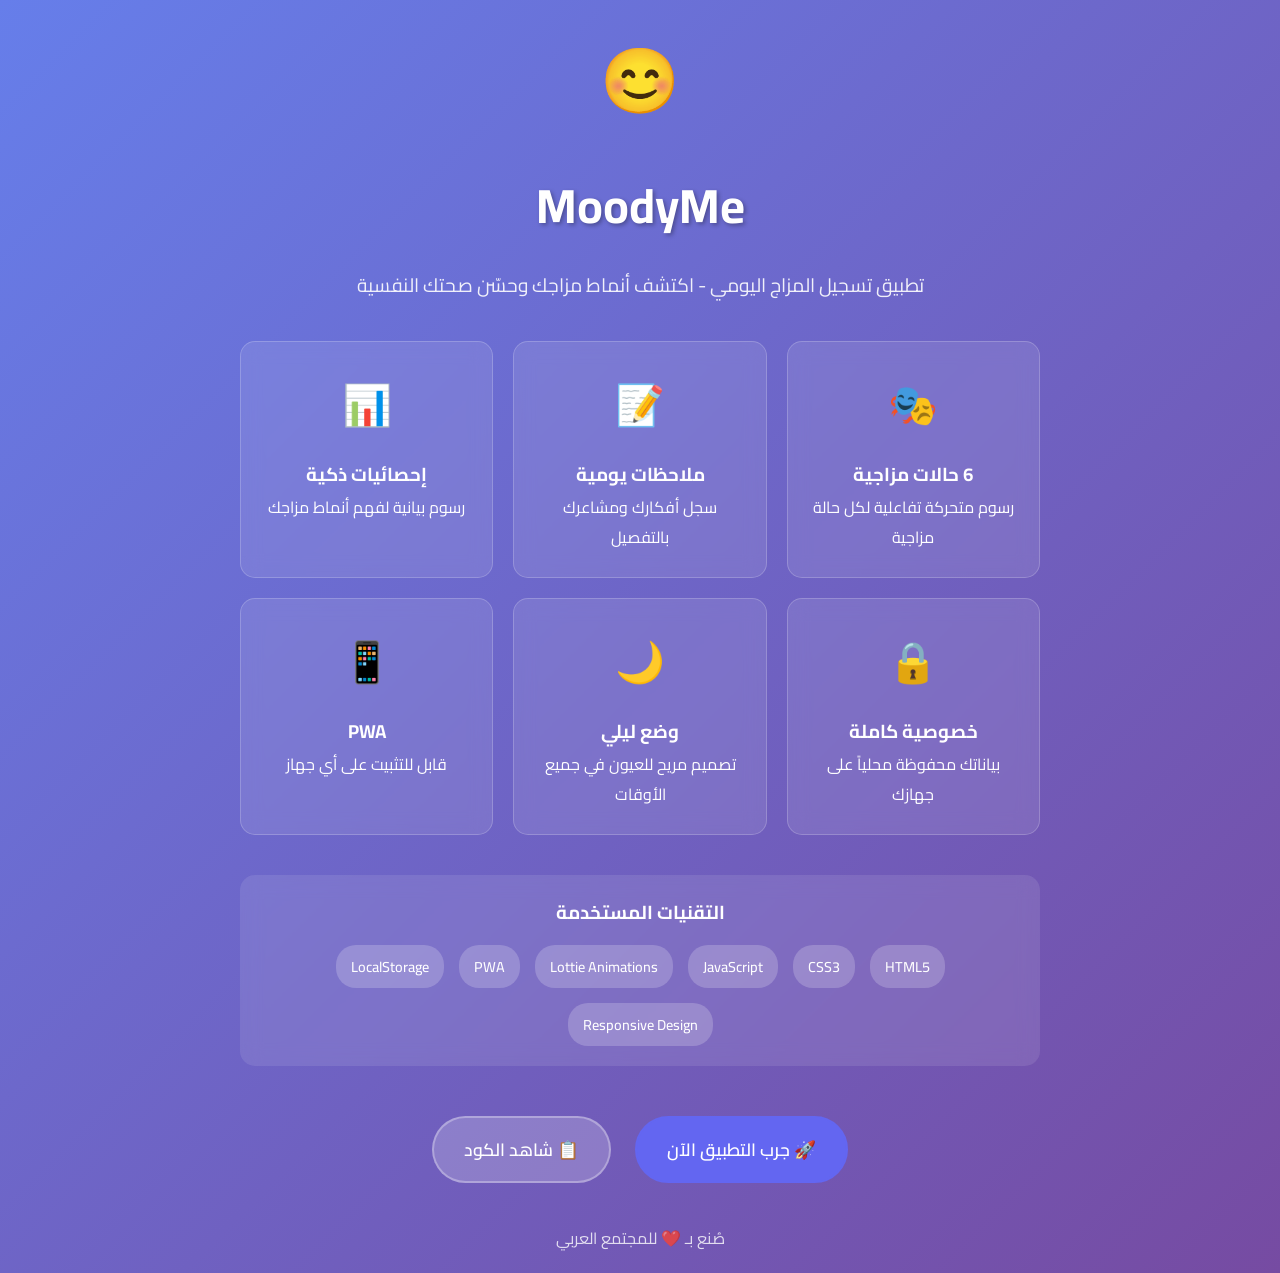
<file: demo.html>
<!DOCTYPE html>
<html lang="ar" dir="rtl">
<head>
    <meta charset="UTF-8">
    <meta name="viewport" content="width=device-width, initial-scale=1.0">
    <title>MoodyMe - معرض التطبيق</title>
    <link href="https://fonts.googleapis.com/css2?family=Cairo:wght@300;400;600;700&display=swap" rel="stylesheet">
    <style>
        * {
            margin: 0;
            padding: 0;
            box-sizing: border-box;
        }
        
        body {
            font-family: 'Cairo', sans-serif;
            background: linear-gradient(135deg, #667eea 0%, #764ba2 100%);
            min-height: 100vh;
            color: white;
            display: flex;
            align-items: center;
            justify-content: center;
            padding: 20px;
        }
        
        .container {
            max-width: 800px;
            text-align: center;
            animation: fadeIn 1s ease-in-out;
        }
        
        .logo {
            font-size: 4rem;
            margin-bottom: 20px;
            animation: bounce 2s infinite;
        }
        
        h1 {
            font-size: 3rem;
            margin-bottom: 20px;
            text-shadow: 2px 2px 4px rgba(0,0,0,0.3);
        }
        
        .description {
            font-size: 1.2rem;
            margin-bottom: 30px;
            opacity: 0.9;
            line-height: 1.6;
        }
        
        .features {
            display: grid;
            grid-template-columns: repeat(auto-fit, minmax(250px, 1fr));
            gap: 20px;
            margin: 40px 0;
        }
        
        .feature {
            background: rgba(255, 255, 255, 0.1);
            padding: 25px;
            border-radius: 15px;
            backdrop-filter: blur(10px);
            border: 1px solid rgba(255, 255, 255, 0.2);
            transition: transform 0.3s ease;
        }
        
        .feature:hover {
            transform: translateY(-5px);
        }
        
        .feature-icon {
            font-size: 2.5rem;
            margin-bottom: 15px;
        }
        
        .cta-button {
            display: inline-block;
            background: rgba(255, 255, 255, 0.2);
            color: white;
            padding: 15px 30px;
            text-decoration: none;
            border-radius: 50px;
            font-weight: 600;
            font-size: 1.1rem;
            margin: 10px;
            transition: all 0.3s ease;
            border: 2px solid rgba(255, 255, 255, 0.3);
        }
        
        .cta-button:hover {
            background: rgba(255, 255, 255, 0.3);
            transform: translateY(-2px);
            box-shadow: 0 10px 20px rgba(0,0,0,0.2);
        }
        
        .primary-button {
            background: #6366f1;
            border-color: #6366f1;
            animation: pulse 2s infinite;
        }
        
        @keyframes fadeIn {
            from { opacity: 0; transform: translateY(30px); }
            to { opacity: 1; transform: translateY(0); }
        }
        
        @keyframes bounce {
            0%, 20%, 50%, 80%, 100% { transform: translateY(0); }
            40% { transform: translateY(-10px); }
            60% { transform: translateY(-5px); }
        }
        
        @keyframes pulse {
            0% { box-shadow: 0 0 0 0 rgba(99, 102, 241, 0.7); }
            70% { box-shadow: 0 0 0 10px rgba(99, 102, 241, 0); }
            100% { box-shadow: 0 0 0 0 rgba(99, 102, 241, 0); }
        }
        
        .tech-stack {
            margin: 40px 0;
            padding: 20px;
            background: rgba(255, 255, 255, 0.1);
            border-radius: 15px;
            backdrop-filter: blur(10px);
        }
        
        .tech-items {
            display: flex;
            flex-wrap: wrap;
            justify-content: center;
            gap: 15px;
            margin-top: 15px;
        }
        
        .tech-item {
            background: rgba(255, 255, 255, 0.2);
            padding: 8px 15px;
            border-radius: 20px;
            font-size: 0.9rem;
            font-weight: 500;
        }
        
        @media (max-width: 768px) {
            h1 { font-size: 2rem; }
            .logo { font-size: 3rem; }
            .description { font-size: 1rem; }
            .features { grid-template-columns: 1fr; }
        }
    </style>
</head>
<body>
    <div class="container">
        <div class="logo">😊</div>
        <h1>MoodyMe</h1>
        <p class="description">
            تطبيق تسجيل المزاج اليومي - اكتشف أنماط مزاجك وحسّن صحتك النفسية
        </p>
        
        <div class="features">
            <div class="feature">
                <div class="feature-icon">🎭</div>
                <h3>6 حالات مزاجية</h3>
                <p>رسوم متحركة تفاعلية لكل حالة مزاجية</p>
            </div>
            
            <div class="feature">
                <div class="feature-icon">📝</div>
                <h3>ملاحظات يومية</h3>
                <p>سجل أفكارك ومشاعرك بالتفصيل</p>
            </div>
            
            <div class="feature">
                <div class="feature-icon">📊</div>
                <h3>إحصائيات ذكية</h3>
                <p>رسوم بيانية لفهم أنماط مزاجك</p>
            </div>
            
            <div class="feature">
                <div class="feature-icon">🔒</div>
                <h3>خصوصية كاملة</h3>
                <p>بياناتك محفوظة محلياً على جهازك</p>
            </div>
            
            <div class="feature">
                <div class="feature-icon">🌙</div>
                <h3>وضع ليلي</h3>
                <p>تصميم مريح للعيون في جميع الأوقات</p>
            </div>
            
            <div class="feature">
                <div class="feature-icon">📱</div>
                <h3>PWA</h3>
                <p>قابل للتثبيت على أي جهاز</p>
            </div>
        </div>
        
        <div class="tech-stack">
            <h3>التقنيات المستخدمة</h3>
            <div class="tech-items">
                <span class="tech-item">HTML5</span>
                <span class="tech-item">CSS3</span>
                <span class="tech-item">JavaScript</span>
                <span class="tech-item">Lottie Animations</span>
                <span class="tech-item">PWA</span>
                <span class="tech-item">LocalStorage</span>
                <span class="tech-item">Responsive Design</span>
            </div>
        </div>
        
        <div style="margin-top: 40px;">
            <a href="index.html" class="cta-button primary-button">🚀 جرب التطبيق الآن</a>
            <a href="https://github.com" class="cta-button">📋 شاهد الكود</a>
        </div>
        
        <div style="margin-top: 30px; opacity: 0.8;">
            <p>صُنع بـ ❤️ للمجتمع العربي</p>
        </div>
    </div>
</body>
</html>
</file>
